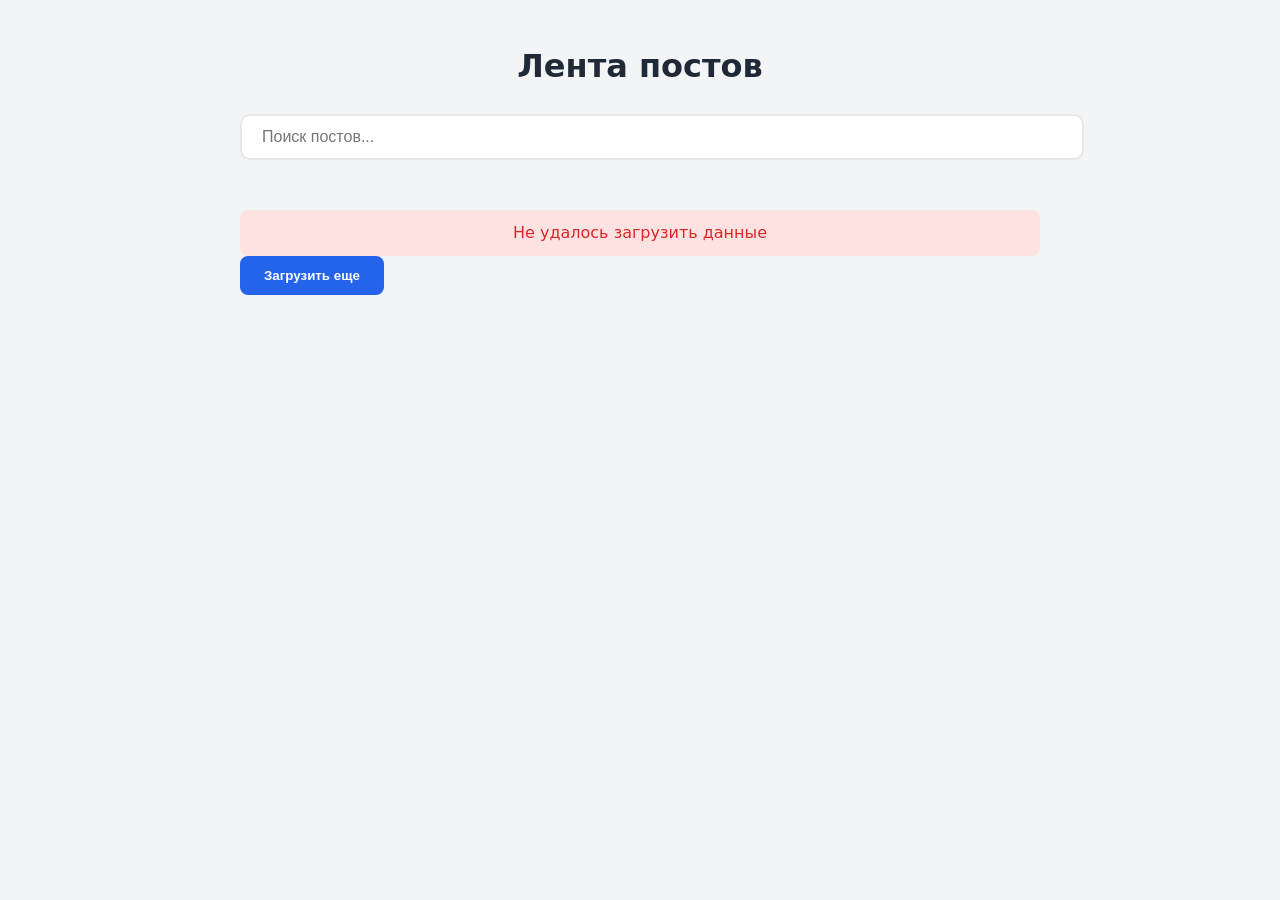
<file: Feed/index.html>
<!doctype html>
<html lang="ru">
  <head>
    <meta charset="UTF-8" />
    <meta name="viewport" content="width=device-width, initial-scale=1.0" />
    <title>Лента постов</title>
    <link rel="stylesheet" href="styles.css" />
  </head>
  <body>
    <div class="container">
      <header class="header">
        <h1>Лента постов</h1>
        <input type="text" class="search-input" placeholder="Поиск постов..." />
      </header>

      <div class="feed-container"></div>

      <div class="status-zone">
        <div class="loader" style="display: none">Загрузка...</div>
        <div class="error-message" style="display: none"></div>
        <div class="empty-message" style="display: none">Постов не найдено</div>
        <button class="load-more-btn">Загрузить еще</button>
      </div>
    </div>
    <script src="api.js"></script>
    <script src="render.js"></script>
    <script src="application.js"></script>
    <script src="main.js"></script>
  </body>
</html>
</file>
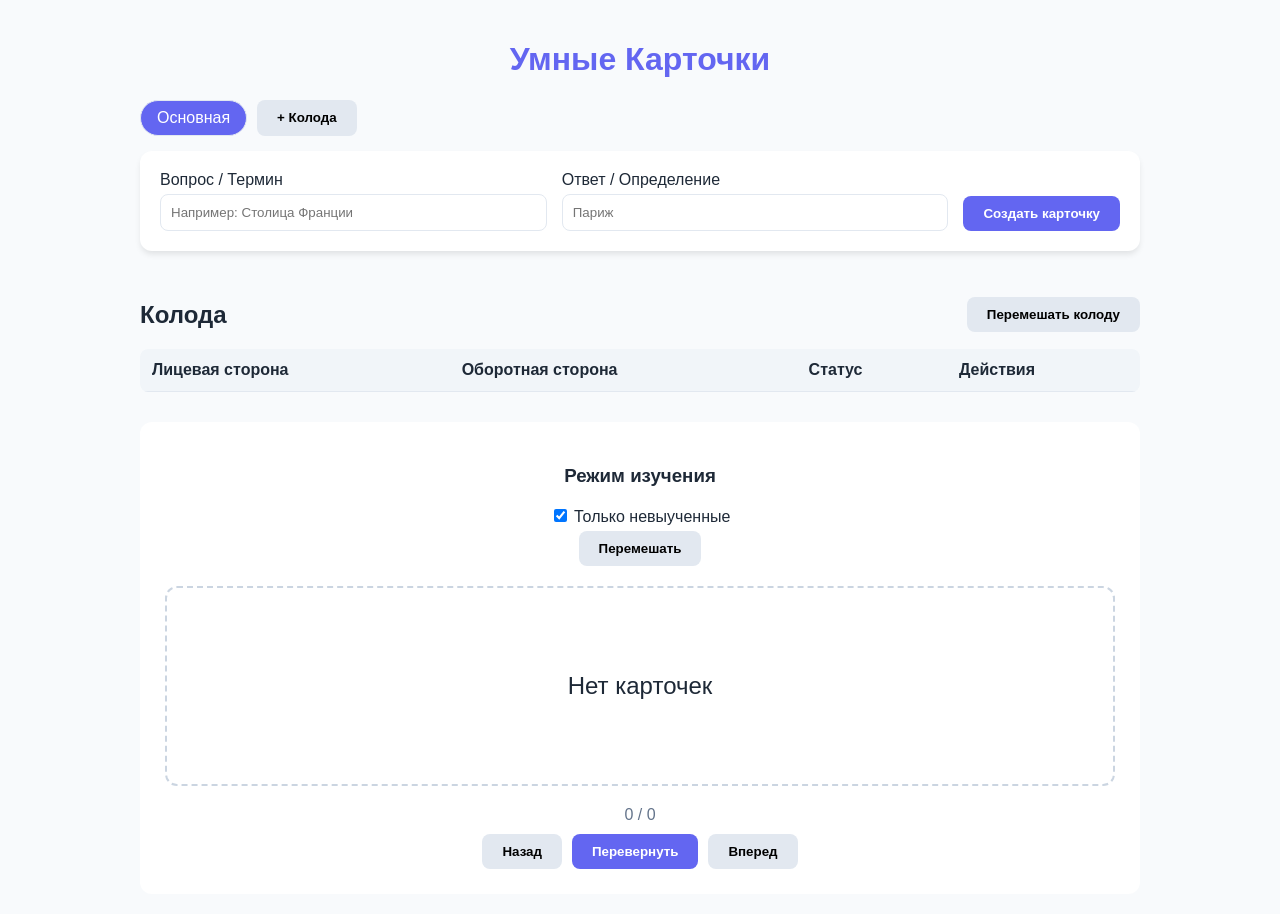
<file: Flashcards/index.html>
<!doctype html>
<html lang="ru">
  <head>
    <meta charset="UTF-8" />
    <meta name="viewport" content="width=device-width, initial-scale=1.0" />
    <title>Умные Карточки</title>
    <link rel="stylesheet" href="styles.css" />
  </head>
  <body>
    <div class="container">
      <h1>Умные Карточки</h1>

      <div class="deck-selector"></div>

      <div class="card-form">
        <div class="input-group">
          <label>Вопрос / Термин</label>
          <input
            type="text"
            id="card-front"
            placeholder="Например: Столица Франции"
          />
        </div>
        <div class="input-group">
          <label>Ответ / Определение</label>
          <input type="text" id="card-back" placeholder="Париж" />
        </div>
        <div class="actions-form">
          <button id="add-btn" class="btn-primary">Создать карточку</button>
          <button
            id="cancel-edit-btn"
            class="btn-secondary"
            style="display: none"
          >
            Отмена
          </button>
        </div>
      </div>

      <div class="table-header">
        <h2>Колода</h2>
        <button id="shuffle-btn" class="btn-secondary">
          Перемешать колоду
        </button>
      </div>

      <table id="cards-table">
        <thead>
          <tr>
            <th>Лицевая сторона</th>
            <th>Оборотная сторона</th>
            <th>Статус</th>
            <th>Действия</th>
          </tr>
        </thead>
        <tbody id="table-body"></tbody>
      </table>

      <div class="study-section">
        <div class="study-header">
          <h3>Режим изучения</h3>
          <div class="study-controls">
            <label class="checkbox-label">
              <input type="checkbox" id="only-unlearned" checked />
              Только невыученные
            </label>
            <button id="study-shuffle-btn" class="btn-secondary">
              Перемешать
            </button>
          </div>
        </div>

        <div id="current-card-display" class="card-display">
          Нажми, чтобы начать
        </div>
        <div class="position" id="card-position">0 / 0</div>

        <div class="controls">
          <button id="prev-btn" class="nav-btn btn-secondary">Назад</button>
          <button id="flip-btn" class="nav-btn btn-primary">Перевернуть</button>
          <button id="next-btn" class="nav-btn btn-secondary">Вперед</button>
        </div>
      </div>
    </div>
    <script src="script.js"></script>
  </body>
</html>
</file>
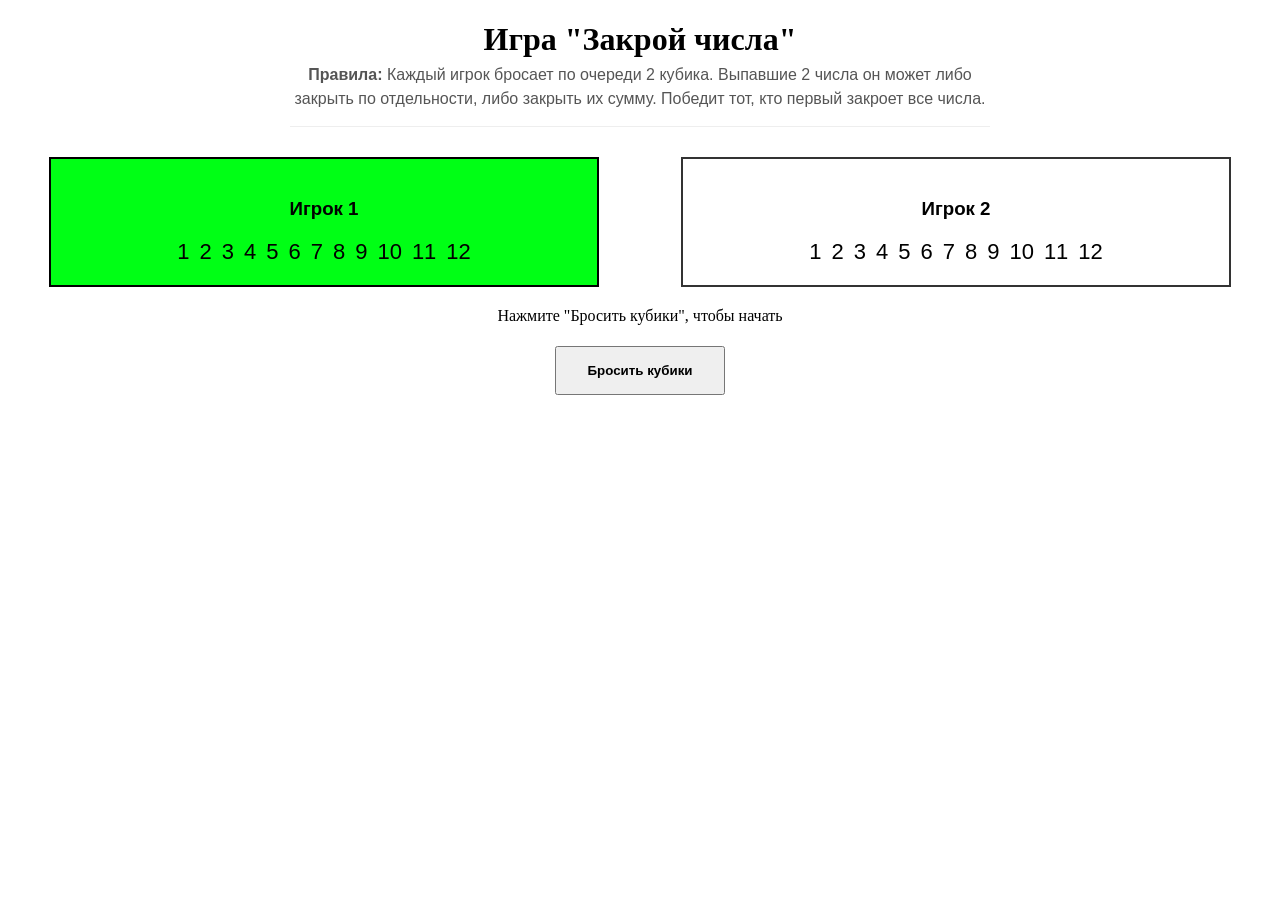
<file: ShutTheBox/index.html>
<!doctype html>
<html lang="ru">
  <head>
    <meta charset="UTF-8" />
    <title>Игра "Закрой числа"</title>
    <style>
      .container {
        display: flex;
        justify-content: space-around;
        font-family: sans-serif;
      }
      .player {
        border: 2px solid #333;
        padding: 20px;
        width: 40%;
        text-align: center;
      }
      .active {
        background-color: #00ff15;
        border-color: #000000;
      }
      .closed {
        color: red;
        text-decoration: line-through;
      }
      span {
        font-size: 22px;
        margin: 5px;
        transition: 0.3s;
      }
      button {
        padding: 10px;
        margin: 5px;
      }
      #roll-btn {
        font-weight: bold;
        padding: 15px 30px;
      }
    </style>
  </head>
  <body>
    <h1 style="text-align: center; margin-bottom: 5px">Игра "Закрой числа"</h1>

    <div
      style="
        max-width: 700px;
        margin: 0 auto 30px;
        text-align: center;
        color: #555;
        font-family: sans-serif;
        line-height: 1.5;
        border-bottom: 1px solid #eee;
        padding-bottom: 15px;
      "
    >
      <strong>Правила:</strong> Каждый игрок бросает по очереди 2 кубика.
      Выпавшие 2 числа он может либо закрыть по отдельности, либо закрыть их
      сумму. Победит тот, кто первый закроет все числа.
    </div>

    <div class="container">
      <div id="p1-box" class="player active">
        <h3>Игрок 1</h3>
        <div id="cards1"></div>
        <div id="actions1"></div>
      </div>

      <div id="p2-box" class="player">
        <h3>Игрок 2</h3>
        <div id="cards2"></div>
        <div id="actions2"></div>
      </div>
    </div>

    <div style="text-align: center; margin-top: 20px">
      <p id="dice-res">Нажмите "Бросить кубики", чтобы начать</p>
      <button id="roll-btn">Бросить кубики</button>
    </div>

    <script src="script.js"></script>
  </body>
</html>
</file>
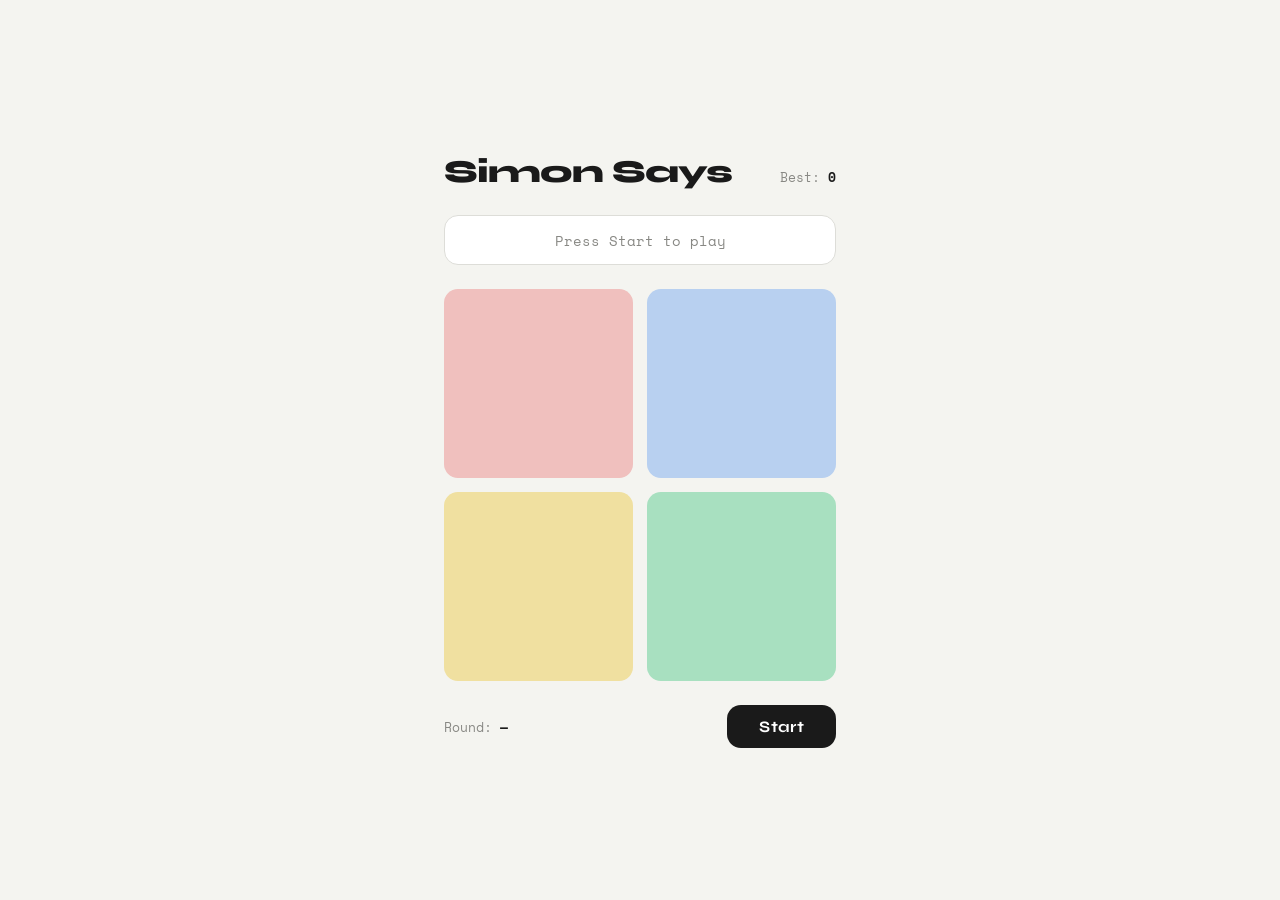
<file: SimonSays/index.html>
<!doctype html>
<html lang="en">
  <head>
    <meta charset="UTF-8" />
    <meta name="viewport" content="width=device-width, initial-scale=1.0" />
    <title>Simon Says</title>
    <link rel="stylesheet" href="styles.css" />
  </head>
  <body>
    <div class="app">
      <header class="header">
        <h1 class="title">Simon Says</h1>
        <div class="best-score">
          Best: <span id="best-score">0</span>
        </div>
      </header>

      <div class="status-bar">
        <p id="status-text">Press Start to play</p>
      </div>

      <div class="grid" id="grid">
        <button class="card" id="card-0" data-index="0"></button>
        <button class="card" id="card-1" data-index="1"></button>
        <button class="card" id="card-2" data-index="2"></button>
        <button class="card" id="card-3" data-index="3"></button>
      </div>

      <div class="controls">
        <div class="score-display">
          Round: <span id="round-display">—</span>
        </div>
        <button class="btn-start" id="start-btn">Start</button>
      </div>
    </div>

    <script src="script.js"></script>
  </body>
</html>
</file>
<file: Feed/styles.css>
:root {
  --primary: #2563eb;
  --primary-hover: #1d4ed8;
  --text-main: #1f2937;
  --text-muted: #6b7280;
  --bg-page: #f3f4f6;
  --bg-card: #ffffff;
  --border: #e5e7eb;
}
body {
  font-family:
    system-ui,
    -apple-system,
    sans-serif;
  background-color: var(--bg-page);
  color: var(--text-main);
  margin: 0;
  padding: 20px;
  line-height: 1.6;
}
.container {
  max-width: 800px;
  margin: 0 auto;
}
.header {
  margin-bottom: 30px;
  text-align: center;
}
.search-input {
  width: 100%;
  padding: 12px 20px;
  border: 2px solid var(--border);
  border-radius: 10px;
  font-size: 16px;
}
.search-input:focus {
  outline: none;
  border-color: var(--primary);
}
.post-card {
  background: var(--bg-card);
  padding: 24px;
  border-radius: 12px;
  box-shadow: 0 1px 3px rgba(0, 0, 0, 0.1);
  margin-bottom: 20px;
}
.post-card h2 {
  margin-top: 0;
  font-size: 20px;
  text-transform: capitalize;
}
.post-card p {
  color: var(--text-muted);
}
.status-zone {
  text-align: center;
  padding: 20px 0;
}
.loader {
  font-weight: 600;
  color: var(--primary);
  margin-bottom: 10px;
}
.error-message {
  color: #dc2626;
  background: #fee2e2;
  padding: 10px;
  border-radius: 8px;
}
.load-more-btn {
  background: var(--primary);
  color: white;
  border: none;
  padding: 12px 24px;
  border-radius: 8px;
  font-weight: 600;
  cursor: pointer;
}
.load-more-btn:disabled {
  background: var(--border);
  cursor: not-allowed;
}
</file>
<file: Flashcards/styles.css>
:root {
  --primary: #6366f1;
  --primary-dark: #4f46e5;
  --danger: #ef4444;
  --bg: #f8fafc;
}
* {
  box-sizing: border-box;
}
body {
  font-family: sans-serif;
  margin: 0;
  padding: 20px;
  background: var(--bg);
  color: #1e2937;
}
.container {
  max-width: 1000px;
  margin: 0 auto;
}
h1 {
  text-align: center;
  color: var(--primary);
}
.card-form {
  background: #fff;
  padding: 20px;
  border-radius: 12px;
  box-shadow: 0 4px 6px -1px rgba(0, 0, 0, 0.1);
  display: flex;
  gap: 15px;
  margin-bottom: 30px;
  align-items: flex-end;
}
.input-group {
  flex: 1;
}
label {
  display: block;
  margin-bottom: 5px;
  font-weight: 500;
}
input[type="text"] {
  width: 100%;
  padding: 10px;
  border: 1px solid #e2e8f0;
  border-radius: 8px;
}
button {
  padding: 10px 20px;
  border: none;
  border-radius: 8px;
  cursor: pointer;
  font-weight: 600;
  transition: 0.2s;
}
.btn-primary {
  background: var(--primary);
  color: #fff;
}
.btn-primary:hover {
  background: var(--primary-dark);
}
.btn-secondary {
  background: #e2e8f0;
}
.btn-danger {
  background: var(--danger);
  color: #fff;
}
.table-header {
  display: flex;
  justify-content: space-between;
  align-items: center;
}
table {
  width: 100%;
  border-collapse: collapse;
  background: #fff;
  margin-bottom: 30px;
  border-radius: 8px;
  overflow: hidden;
}
th,
td {
  padding: 12px;
  text-align: left;
  border-bottom: 1px solid #e2e8f0;
}
th {
  background: #f1f5f9;
}
.deck-selector {
  display: flex;
  gap: 10px;
  margin-bottom: 15px;
}
.deck-tab {
  padding: 8px 16px;
  background: #fff;
  border-radius: 20px;
  cursor: pointer;
  border: 1px solid #e2e8f0;
}
.deck-tab.active {
  background: var(--primary);
  color: #fff;
}
.study-section {
  background: #fff;
  padding: 25px;
  border-radius: 12px;
  text-align: center;
}
.card-display {
  min-height: 200px;
  display: flex;
  align-items: center;
  justify-content: center;
  font-size: 24px;
  border: 2px dashed #cbd5e1;
  border-radius: 12px;
  margin: 20px 0;
  cursor: pointer;
}
.card-display.flipped {
  background: #fffbeb;
  border-color: #f59e0b;
}
.controls {
  display: flex;
  justify-content: center;
  gap: 10px;
}
.position {
  margin-bottom: 10px;
  color: #64748b;
}
</file>
<file: SimonSays/styles.css>
@import url('https://fonts.googleapis.com/css2?family=Space+Mono:wght@400;700&family=Syne:wght@400;700;800&display=swap');

*, *::before, *::after {
  box-sizing: border-box;
  margin: 0;
  padding: 0;
}

:root {
  --bg:      #f4f4f0;
  --surface: #ffffff;
  --border:  #ddddd8;
  --text:    #1a1a1a;
  --muted:   #888884;

  --c0: #e03e36;
  --c1: #2e7de0;
  --c2: #d4a017;
  --c3: #22a85a;

  --c0-dim: #f0c0be;
  --c1-dim: #b8d0f0;
  --c2-dim: #f0e0a0;
  --c3-dim: #a8e0c0;

  --radius: 14px;
  --gap:    14px;
}

body {
  background-color: var(--bg);
  color: var(--text);
  font-family: 'Syne', sans-serif;
  min-height: 100vh;
  display: flex;
  align-items: center;
  justify-content: center;
}

.app {
  width: 100%;
  max-width: 440px;
  padding: 32px 24px;
  display: flex;
  flex-direction: column;
  gap: 24px;
}

.header {
  display: flex;
  align-items: baseline;
  justify-content: space-between;
}

.title {
  font-size: 2rem;
  font-weight: 800;
  letter-spacing: -0.03em;
  color: var(--text);
}

.best-score {
  font-family: 'Space Mono', monospace;
  font-size: 0.82rem;
  color: var(--muted);
}

.best-score span {
  color: var(--text);
  font-weight: 700;
}

.status-bar {
  background: var(--surface);
  border: 1px solid var(--border);
  border-radius: var(--radius);
  padding: 13px 20px;
  text-align: center;
  min-height: 50px;
  display: flex;
  align-items: center;
  justify-content: center;
}

#status-text {
  font-family: 'Space Mono', monospace;
  font-size: 0.9rem;
  color: var(--muted);
  transition: color 0.2s;
}

#status-text.highlight {
  color: var(--text);
  font-weight: 700;
}

.grid {
  display: grid;
  grid-template-columns: 1fr 1fr;
  gap: var(--gap);
}

.card {
  aspect-ratio: 1;
  border-radius: var(--radius);
  border: 3px solid transparent;
  cursor: not-allowed;
  transition: transform 0.1s, box-shadow 0.15s, border-color 0.1s, filter 0.1s;
}

.card.interactive {
  cursor: pointer;
}

.card.interactive:hover {
  transform: scale(1.03);
}

.card[data-index="0"] { background-color: var(--c0-dim); }
.card[data-index="1"] { background-color: var(--c1-dim); }
.card[data-index="2"] { background-color: var(--c2-dim); }
.card[data-index="3"] { background-color: var(--c3-dim); }

.card[data-index="0"].lit { background-color: var(--c0); border-color: #8a1a14; box-shadow: 0 0 20px var(--c0); }
.card[data-index="1"].lit { background-color: var(--c1); border-color: #144a8a; box-shadow: 0 0 20px var(--c1); }
.card[data-index="2"].lit { background-color: var(--c2); border-color: #7a5800; box-shadow: 0 0 20px var(--c2); }
.card[data-index="3"].lit { background-color: var(--c3); border-color: #0e5c2e; box-shadow: 0 0 20px var(--c3); }

.card.wrong {
  animation: shake 0.4s ease;
  filter: brightness(1.8) saturate(0);
}

@keyframes shake {
  0%   { transform: translateX(0); }
  20%  { transform: translateX(-8px); }
  40%  { transform: translateX(8px); }
  60%  { transform: translateX(-5px); }
  80%  { transform: translateX(5px); }
  100% { transform: translateX(0); }
}

.controls {
  display: flex;
  align-items: center;
  justify-content: space-between;
  gap: 16px;
}

.score-display {
  font-family: 'Space Mono', monospace;
  font-size: 0.82rem;
  color: var(--muted);
}

.score-display span {
  color: var(--text);
  font-weight: 700;
}

.btn-start {
  font-family: 'Syne', sans-serif;
  font-size: 1rem;
  font-weight: 700;
  color: #fff;
  background: var(--text);
  border: none;
  border-radius: var(--radius);
  padding: 12px 32px;
  cursor: pointer;
  transition: opacity 0.2s, transform 0.1s;
  letter-spacing: 0.02em;
}

.btn-start:hover {
  opacity: 0.82;
  transform: scale(1.02);
}

.btn-start:active {
  transform: scale(0.97);
}
</file>
